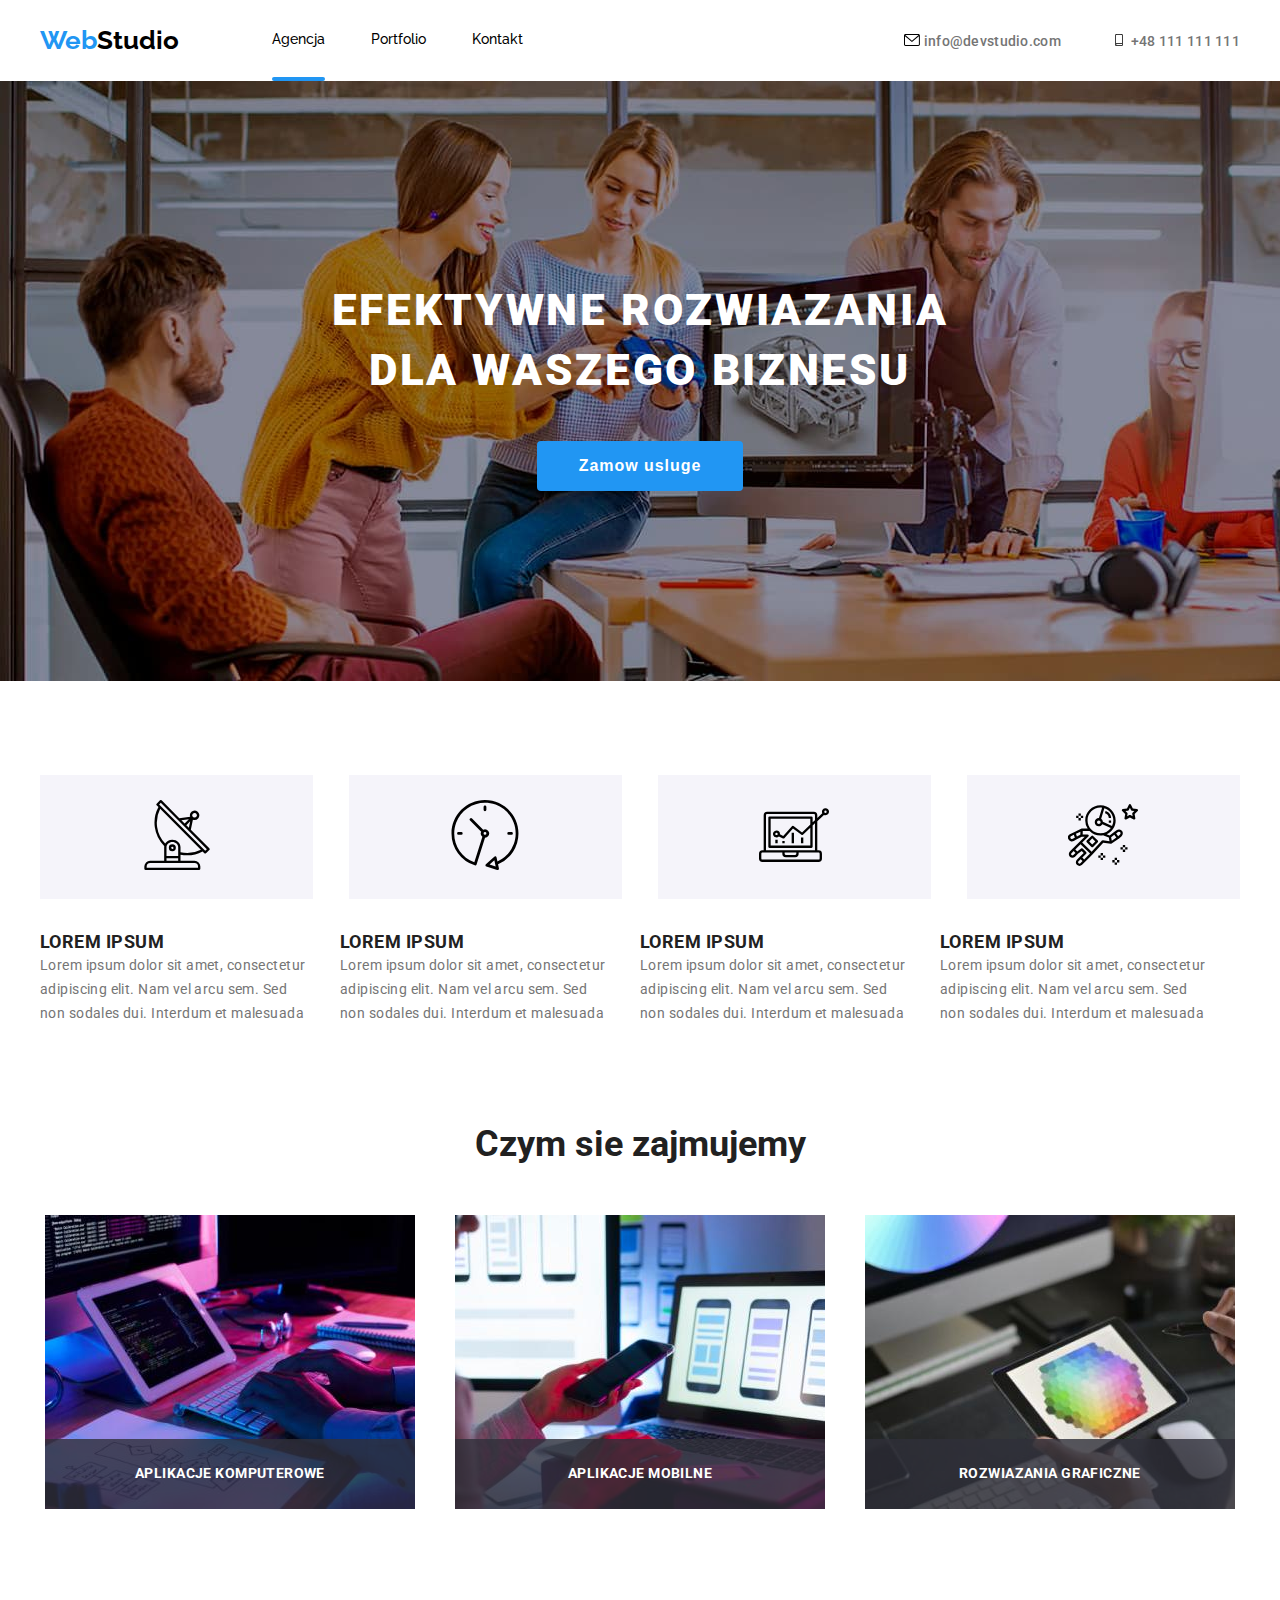
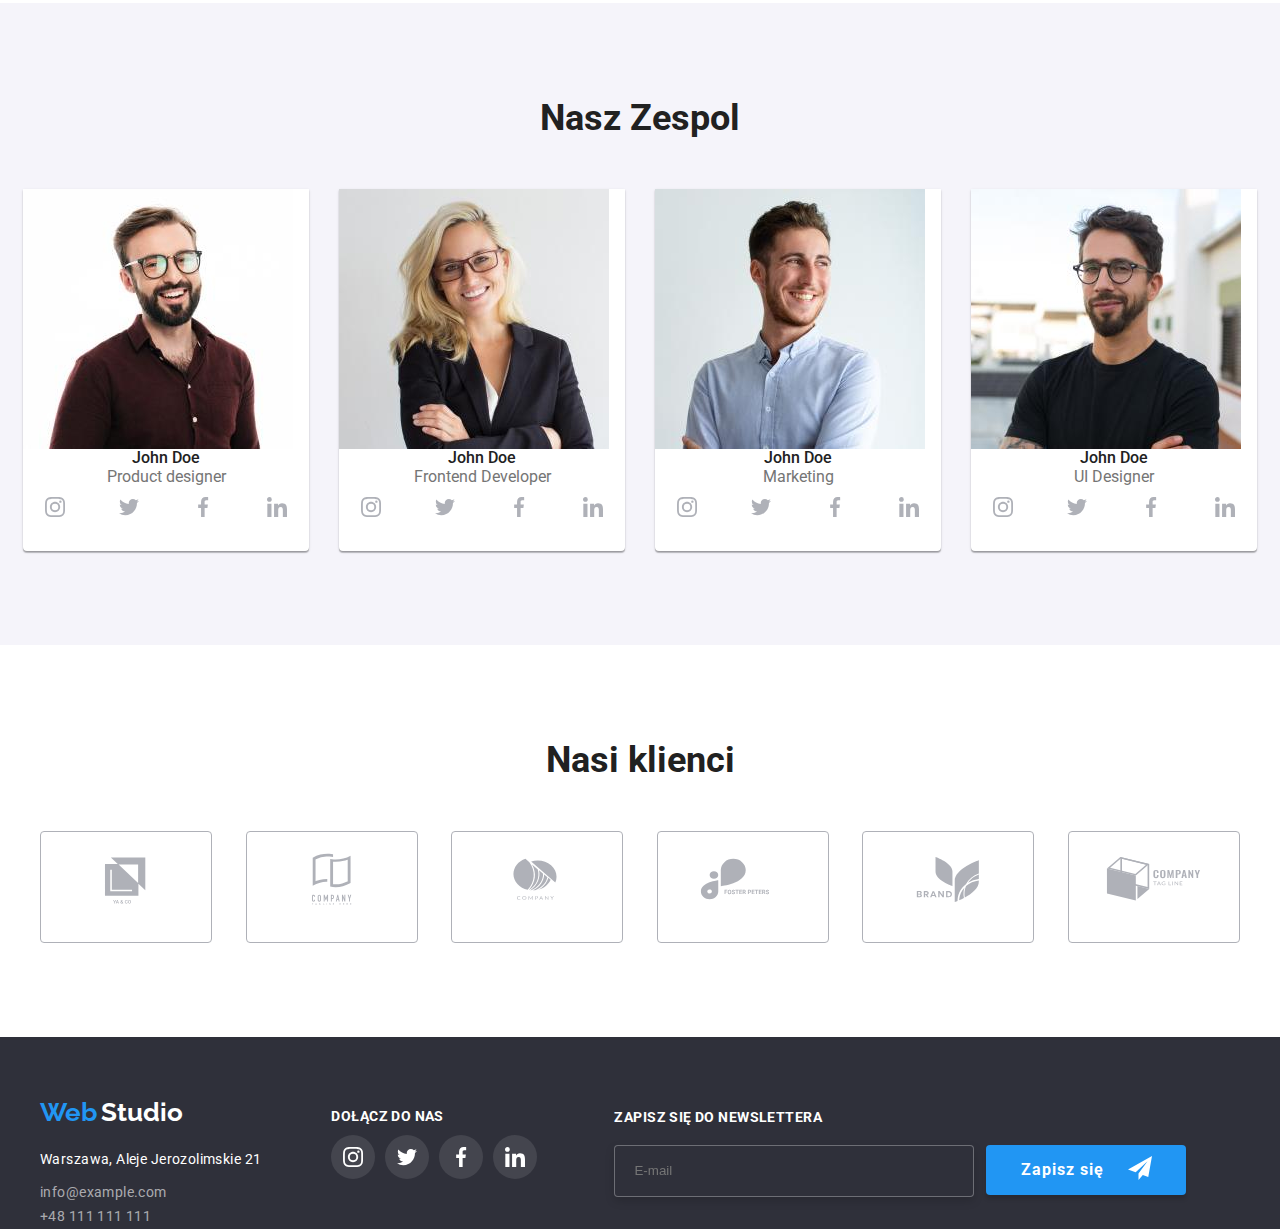
<file: index.html>
<!DOCTYPE html>
<html lang="en">
  <head>
    <meta charset="UTF-8" />
    <meta http-equiv="X-UA-Compatible" content="IE=edge" />
    <meta name="viewport" content="width=device-width, initial-scale=1.0" />
    <title>Document</title>
    <link rel="stylesheet" href="./CSS/style.css" />
    <link rel="preconnect" href="https://fonts.googleapis.com" />
    <link rel="preconnect" href="https://fonts.gstatic.com" crossorigin />
    <link
      href="https://fonts.googleapis.com/css2?family=Raleway:wght@700&family=Roboto:wght@400;500;700;900&display=swap"
      rel="stylesheet"
    />
    <link
      rel="stylesheet"
      href="https://cdnjs.cloudflare.com/ajax/libs/modern-normalize/2.0.0/modern-normalize.min.css"
      integrity="sha512-4xo8blKMVCiXpTaLzQSLSw3KFOVPWhm/TRtuPVc4WG6kUgjH6J03IBuG7JZPkcWMxJ5huwaBpOpnwYElP/m6wg=="
      crossorigin="anonymous"
      referrerpolicy="no-referrer"
    />
    <style>
      body {
        font-family: "Roboto", sans-serif;
      }
    </style>
  </head>
  <body>
    <header class="header">
      <div class="container header-container">
        <div class="logo-nav">
          <div class="logo-final">
            <a class="logo" href="./index.html"><span>Web</span>Studio</a>
          </div>
          <nav class="navbar-menu">
            <ul class="menu">
              <li>
                <a href="#" class="menu-links underline">Agencja
                </a></li>
              <li>
                <a href="./portfolio.html" class="menu-links">Portfolio</a>
              </li>
              <li><a href="#" class="menu-links">Kontakt</a></li>
            </ul>
          </nav>
        </div>
        <ul class="head-contact">
          <li class="header-contact-item">
            <a class="header-contact-link" href="mailto:info@devstudio.com"
              ><svg
                class="svg-mail svg-contact-icon"
                width="16px"
                height="12px"
              >
                <use href="./images/icons.svg#icon-envelope"></use>
              </svg>
              <span class="header-contact-link-text">info@devstudio.com</span>
            </a>
          </li>
          <li class="header-contact-item">
            <a class="header-contact-link" href="tel:+48111111111"
              ><svg
                class="svg-phone svg-contact-icon"
                width="16px"
                height="12px"
              >
                <use href="./images/icons.svg#icon-smartphone"></use>
              </svg>
              <span class="header-contact-link-text">+48 111 111 111</span>
            </a>
          </li>
        </ul>
      </div>
    </header>
    <main>
      <section class="section-background">
        <div class="container">
          <div class="main-description">
            <h1>
              EFEKTYWNE ROZWIAZANIA <br />
              DLA WASZEGO BIZNESU
            </h1>
            <button class="button-description" type="button" data-modal-open>
              Zamow usluge</button>
          </div>
        </div>
      </section>
      <div class="container">
        <ul class="lorem-icons">
          <li class="icons">
            <svg width="70px" height="70px">
              <use href="./images/icons.svg#icon-antenna-1"></use>
            </svg>
          </li>
          <li class="icons">
            <svg width="70px" height="70px">
              <use href="./images/icons.svg#icon-clock-1"></use>
            </svg>
          </li>
          <li class="icons">
            <svg width="70px" height="70px">
              <use href="./images/icons.svg#icon-diagram-1"></use>
            </svg>
          </li>
          <li class="icons">
            <svg width="70px" height="70px">
              <use href="./images/icons.svg#icon-astronaut-1"></use>
            </svg>
          </li>
        </ul>
        <ul class="our-strenghts">
          <li>
            <h4 class="LIP">LOREM IPSUM</h4>
            <p class="lorem-ipsum">
              Lorem ipsum dolor sit amet, consectetur adipiscing elit. Nam vel
              arcu sem. Sed non sodales dui. Interdum et malesuada
            </p>
          </li>
          <li>
            <h4 class="LIP">LOREM IPSUM</h4>
            <p class="lorem-ipsum">
              Lorem ipsum dolor sit amet, consectetur adipiscing elit. Nam vel
              arcu sem. Sed non sodales dui. Interdum et malesuada
            </p>
          </li>
          <li>
            <h4 class="LIP">LOREM IPSUM</h4>
            <p class="lorem-ipsum">
              Lorem ipsum dolor sit amet, consectetur adipiscing elit. Nam vel
              arcu sem. Sed non sodales dui. Interdum et malesuada
            </p>
          </li>
          <li>
            <h4 class="LIP">LOREM IPSUM</h4>
            <p class="lorem-ipsum">
              Lorem ipsum dolor sit amet, consectetur adipiscing elit. Nam vel
              arcu sem. Sed non sodales dui. Interdum et malesuada
            </p>
          </li>
        </ul>
      </div>
      <div class="container">
        <h2>Czym sie zajmujemy</h2>
        <ul class="what-we-do">
          <li class="what-we-do-item">
            <img
              src="images/box 1.jpg"
              width="370"
              height="294"
              alt="kodowanie na tablecie"
            />
            <div class="description-wrap">
              <p class="description-title">APLIKACJE KOMPUTEROWE</p>
            </div>
          </li>
          <li class="what-we-do-item">
            <img
              src="images/box 2.jpg"
              width="370"
              height="294"
              alt="porownanie telefonu do ukladu obrazka"
            />
            <div class="description-wrap">
              <p class="description-title">APLIKACJE MOBILNE</p>
            </div>
          </li>
          <li class="what-we-do-item">
            <img
              src="images/box 3.jpg"
              width="370"
              height="294"
              alt="mapa bitowa kolorow"
            />
            <div class="description-wrap">
              <p class="description-title">ROZWIAZANIA GRAFICZNE</p>
            </div>
          </li>
        </ul>
      </div>
      <section class="team-background">
        <div class="container">
          <h2>Nasz Zespol</h2>
          <ul class="our-team">
            <li class="human">
              <img
                src="images/brazowy.jpg"
                width="270"
                height="260"
                alt="pan w brazowej koszuli"
              />
              <h3>John Doe</h3>
              <p class="job-description">Product designer</p>
              <ul class="media-icons">
                <li class="media">
                  <svg class="social-media" width="20px" height="20px">
                    <use href="./images/icons.svg#icon-instagram-2"></use>
                  </svg>
                </li>
                <li class="media">
                  <svg class="social-media" width="20px" height="20px">
                    <use href="./images/icons.svg#icon-twitter-1"></use>
                  </svg>
                </li>
                <li class="media">
                  <svg class="social-media" width="20px" height="20px">
                    <use href="./images/icons.svg#icon-facebook-1"></use>
                  </svg>
                </li>
                <li class="media">
                  <svg class="social-media" width="20px" height="20px">
                    <use href="./images/icons.svg#icon-linkedin-1"></use>
                  </svg>
                </li>
              </ul>
            </li>
            <li class="human">
              <img
                src="images/blondi.jpg"
                width="270"
                height="260"
                alt="usmiechnieta blondynka"
              />
              <h3>John Doe</h3>
              <p class="job-description">Frontend Developer</p>
              <ul class="media-icons">
                <li class="media">
                  <svg class="social-media" width="20px" height="20px">
                    <use href="./images/icons.svg#icon-instagram-2"></use>
                  </svg>
                </li>
                <li class="media">
                  <svg class="social-media" width="20px" height="20px">
                    <use href="./images/icons.svg#icon-twitter-1"></use>
                  </svg>
                </li>
                <li class="media">
                  <svg class="social-media" width="20px" height="20px">
                    <use href="./images/icons.svg#icon-facebook-1"></use>
                  </svg>
                </li>
                <li class="media">
                  <svg class="social-media" width="20px" height="20px">
                    <use href="./images/icons.svg#icon-linkedin-1"></use>
                  </svg>
                </li>
              </ul>
            </li>
            <li class="human">
              <img
                src="images/niebieski.jpg"
                width="270"
                height="260"
                alt="pan w niebieskiej koszuli"
              />
              <h3>John Doe</h3>
              <p class="job-description">Marketing</p>
              <ul class="media-icons">
                <li class="media">
                  <svg class="social-media" width="20px" height="20px">
                    <use href="./images/icons.svg#icon-instagram-2"></use>
                  </svg>
                </li>
                <li class="media">
                  <svg class="social-media" width="20px" height="20px">
                    <use href="./images/icons.svg#icon-twitter-1"></use>
                  </svg>
                </li>
                <li class="media">
                  <svg class="social-media" width="20px" height="20px">
                    <use href="./images/icons.svg#icon-facebook-1"></use>
                  </svg>
                </li>
                <li class="media">
                  <svg class="social-media" width="20px" height="20px">
                    <use href="./images/icons.svg#icon-linkedin-1"></use>
                  </svg>
                </li>
              </ul>
            </li>
            <li class="human">
              <img
                src="images/czarny.jpg"
                width="270"
                height="260"
                alt="pan w czarnej koszulce"
              />
              <h3>John Doe</h3>
              <p class="job-description">UI Designer</p>
              <ul class="media-icons">
                <li class="media">
                  <svg class="social-media" width="20px" height="20px">
                    <use href="./images/icons.svg#icon-instagram-2"></use>
                  </svg>
                </li>
                <li class="media">
                  <svg class="social-media" width="20px" height="20px">
                    <use href="./images/icons.svg#icon-twitter-1"></use>
                  </svg>
                </li>
                <li class="media">
                  <svg class="social-media" width="20px" height="20px">
                    <use href="./images/icons.svg#icon-facebook-1"></use>
                  </svg>
                </li>
                <li class="media">
                  <svg class="social-media" width="20px" height="20px">
                    <use href="./images/icons.svg#icon-linkedin-1"></use>
                  </svg>
                </li>
              </ul>
            </li>
          </ul>
        </div>
      </section>
      <section>
        <div class="container">
          <h2>Nasi klienci</h2>
          <ul class="our-clients">
            <li class="client-logo">
              <svg width="106px" height="60px">
                <use href="./images/icons.svg#icon-Logo"></use>
              </svg>
            </li>
            <li class="client-logo">
              <svg width="106px" height="60px">
                <use href="./images/icons.svg#icon-Logo-1"></use>
              </svg>
            </li>
            <li class="client-logo">
              <svg width="106px" height="60px">
                <use href="./images/icons.svg#icon-Logo-2"></use>
              </svg>
            </li>
            <li class="client-logo">
              <svg width="106px" height="60px">
                <use href="./images/icons.svg#icon-Logo-3"></use>
              </svg>
            </li>
            <li class="client-logo">
              <svg width="106px" height="60px">
                <use href="./images/icons.svg#icon-Logo-4"></use>
              </svg>
            </li>
            <li class="client-logo">
              <svg width="106px" height="60px">
                <use href="./images/icons.svg#icon-Logo-5"></use>
              </svg>
            </li>
          </ul>
        </div>
      </section>
    </main>
    <footer class="footer-description">
      <div class="container">
        <div class="footer-block">
        <div class="webstudio-footer">
          <span class="logo1">Web</span>
            <a href="./index.html" class="logo2">Studio</a>
          <address>
            <ul class="footer-final">
              <li class="address"> Warszawa, Aleje Jerozolimskie 21</li>
<li>
  <a class="mail-footer" href="mailto:info@example.com">info@example.com</a>
</li>
     <li>
      <a class="phone-footer" href="tel:+48 111 111 111">+48 111 111 111</a>
     </li>         
            </ul>
          </address>
        </div>
        <div class="dolacz-do-nas">
          <p class="join-us">DOŁĄCZ DO NAS</p>
          <ul class="media-footer">
            <li class="social-footer">
              <a>
                <svg width="20" height="20">
                  <use href="./images/icons.svg#icon-instagram-2"></use>
                </svg>
              </a>
            </li>
            <li class="social-footer">
              <a>
                <svg width="20" height="20">
                  <use href="./images/icons.svg#icon-twitter-1"></use>
                </svg>
              </a>
            </li>
            <li class="social-footer">
              <a>
                <svg width="20" height="20">
                  <use href="./images/icons.svg#icon-facebook-1"></use>
                </svg>
              </a>
            </li>
            <li class="social-footer">
              <a
                ><svg width="20" height="20">
                  <use href="./images/icons.svg#icon-linkedin-1"></use>
                </svg>
              </a>
            </li>
          </ul>
        </div>
        <div class="footer-newsletter-section">
						<p class="social-title">ZAPISZ SIĘ DO NEWSLETTERA</p>
						<form name="signup_form" autocomplete="on" novalidate>
							<div class="newsletter-gap">
								<div>
									<label class="label-1">
										<input
											class="newsletter-input"
											type="text"
											name="username"
											placeholder="E-mail"
										/>
									</label>
								</div>
								<div>
									<button class="newsletter-button" type="submit">
										<div class="newsletter-button-text">Zapisz się</div>
										<div class="newsletter-button-icon">
											<svg
												width="24px"
												height="24px"
											>
												<use href="./images/icons.svg#icon-icon-send" />
											</svg>
										</div>
									</button>
								</div>
							</div>
						</form>
					</div>
        </div>
      </div>
    </div>
    </footer>
    <div class="backdrop is-hidden" data-modal>
			<div class="modal">
				<div class="close-button-position">
					<svg
						class="close-button"
						width="18px"
						height="18px"
						data-modal-close>
						<use href="./images/icons.svg#icon-close" />
					</svg>
				</div>
        <form class="modal-form-look">
					<p class="modal-title">Zostaw swoje dane w formularzu poniżej</p>
					<div class="input-style">
						<label class="label-title"
							>Imie
							<div class="label-hover">
								<input class="input-label" type="text" name="name" required />
								<svg
									class="modal-icons-position-1"
									width="18px"
									height="18px"
								>
									<use
										href="./images/icons.svg#icon-person-black"
									/>
								</svg>
							</div>
						</label>
					</div>
					<div class="input-style">
						<label class="label-title"
							>Telefon
							<div class="label-hover">
								<input class="input-label" type="text" name="phone" required />
								<svg
									class="modal-icons-position-2"
									width="18px"
									height="18px"
								>
									<use
										href="./images/icons.svg#icon-phone-black"
									/>
								</svg>
							</div>
						</label>
					</div>
					<div class="input-style">
						<label class="label-title"
							>Email
							<div class="label-hover">
								<input class="input-label" type="text" name="mail" required />
								<svg
									class="modal-icons-position-3"
									
									width="18px"
									height="18px"
								>
									<use
										href="./images/icons.svg#icon-email-black"
									/>
								</svg>
							</div>
						</label>
					</div>
					<label class="label-title-2"
						><p class="last-label-style">Komentarz</p>
						<textarea
							class="textarea-label-2"
							name="feedback"
							placeholder="Wprowadź tekst"
							required
						></textarea>
					</label>
					<fieldset class="agree-look" required>
						<div class="merged-checkbox">
							<input class="checkbox-hidden" type="checkbox" width="16" height="15" name="check" value="check" required />
							<svg class="checkbox-untick" width="16" height="15">
            <use href="./images/icons.svg#icon-Vector1"></use>
              </svg>
           <svg class="checkbox-tick" width="16" height="15">
            <use href="./images/tick.svg#Vector"></use>
              </svg>    
              <label class="form-label" for="agree"
								>Oświadczam, że akceptuję
								<a class="modal-links" href="#">Regulamin</a> i
								<a class="modal-links" href="#">Politykę Prywatności</a></label
							>
						</div>
						<div class="modal-button-position">
							<button class="modal-button" type="submit">
								<div class="modal-button-text">Wyślij</div>
							</button>
						</div>
					</fieldset>
				</form>
			</div>
		</div>
    </div>
    <script src="./js/modal.js"></script>
  </body>
</html>
</file>
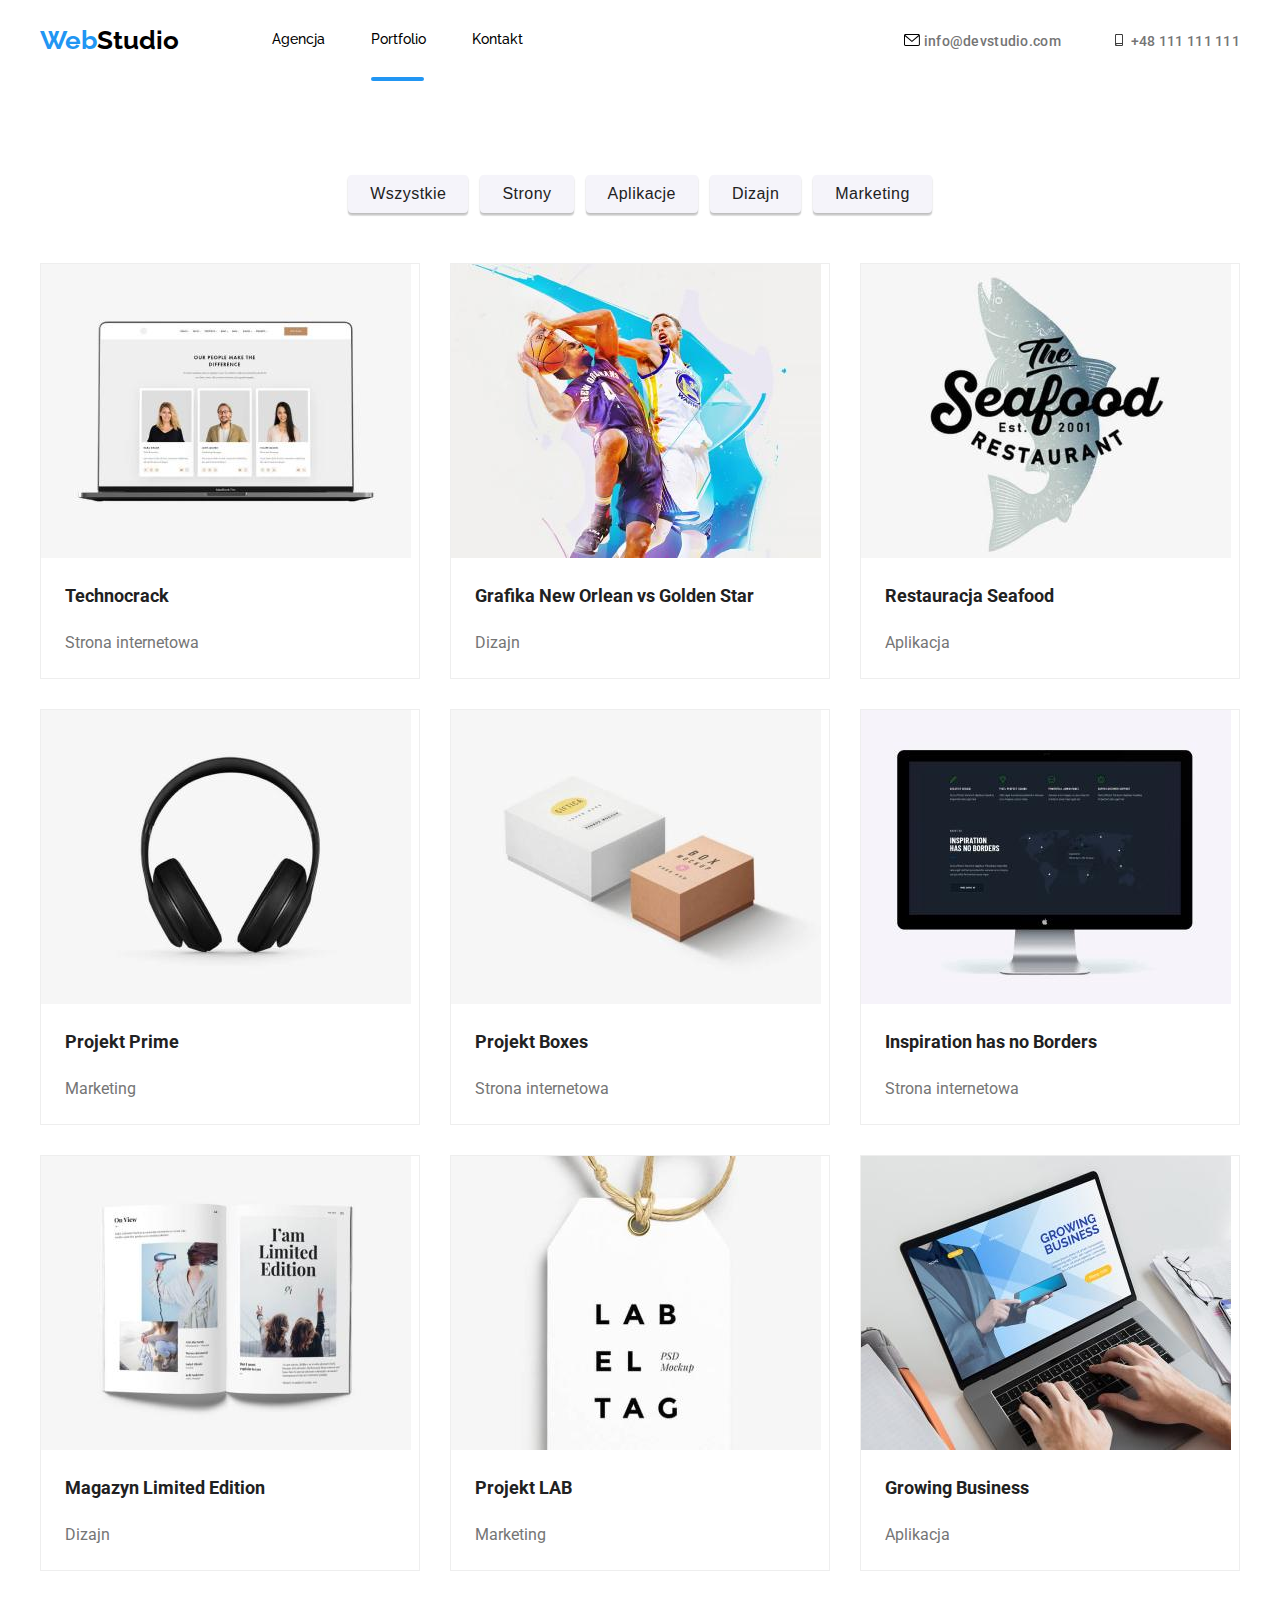
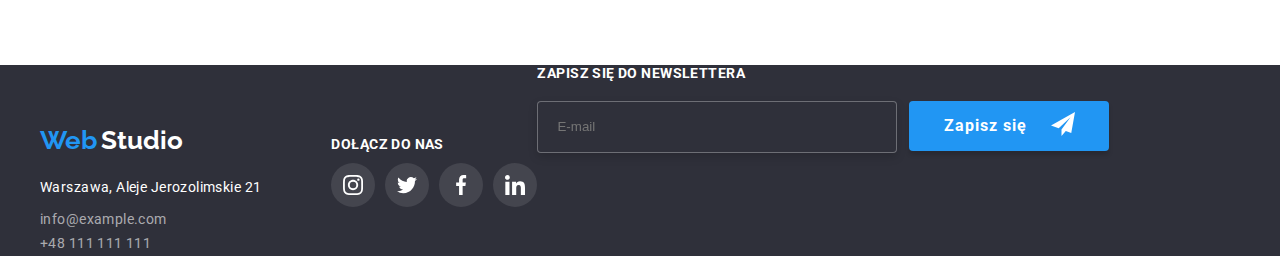
<file: portfolio.html>
<!DOCTYPE html>
<html lang="en">
  <head>
    <meta charset="UTF-8" />
    <meta http-equiv="X-UA-Compatible" content="IE=edge" />
    <meta name="viewport" content="width=device-width, initial-scale=1.0" />
    <title>Document</title>
    <link rel="stylesheet" href="./CSS/style.css" />
    <link rel="preconnect" href="https://fonts.googleapis.com" />
    <link rel="preconnect" href="https://fonts.gstatic.com" crossorigin />
    <link
      href="https://fonts.googleapis.com/css2?family=Raleway:wght@700&family=Roboto:wght@400;500;700;900&display=swap"
      rel="stylesheet"
    />
    <link
      rel="stylesheet"
      href="https://cdnjs.cloudflare.com/ajax/libs/modern-normalize/2.0.0/modern-normalize.min.css"
      integrity="sha512-4xo8blKMVCiXpTaLzQSLSw3KFOVPWhm/TRtuPVc4WG6kUgjH6J03IBuG7JZPkcWMxJ5huwaBpOpnwYElP/m6wg=="
      crossorigin="anonymous"
      referrerpolicy="no-referrer"
    />
    <style>
      body {
        font-family: "Roboto", sans-serif;
      }
    </style>
  </head>
  <body>
    <header class="header">
      <div class="container header-container">
        <div class="logo-nav">
          <div class="logo-final">
            <a class="logo" href="./index.html"><span>Web</span>Studio</a>
          </div>
          <nav class="navbar-menu">
            <ul class="menu">
              <li><a href="#" class="menu-links">Agencja</a></li>
              <li>
                <a href="./portfolio.html" class="menu-links underline">Portfolio</a>
              </li>
              <li><a href="#" class="menu-links">Kontakt</a></li>
            </ul>
          </nav>
        </div>
        <ul class="head-contact">
          <li class="header-contact-item">
            <a class="header-contact-link" href="mailto:info@devstudio.com"
              ><svg
                class="svg-mail svg-contact-icon"
                width="16px"
                height="12px"
              >
                <use href="./images/icons.svg#icon-envelope"></use>
              </svg>
              <span class="header-contact-link-text">info@devstudio.com</span>
            </a>
          </li>
          <li class="header-contact-item">
            <a class="header-contact-link" href="tel:+48111111111"
              ><svg
                class="svg-phone svg-contact-icon"
                width="16px"
                height="12px"
              >
                <use href="./images/icons.svg#icon-smartphone"></use>
              </svg>
              <span class="header-contact-link-text">+48 111 111 111</span>
            </a>
          </li>
        </ul>
      </div>
    </header>
    <main>
      <div class="container">
        <div class="all-buttons">
          <button class="portfolio-buttons" type="button">Wszystkie</button>
          <button class="portfolio-buttons" type="button">Strony</button>
          <button class="portfolio-buttons" type="button">Aplikacje</button>
          <button class="portfolio-buttons" type="button">Dizajn</button>
          <button class="portfolio-buttons" type="button">Marketing</button>
        </div>
      </div>
      <div class="container">
        <div class="portfolio-pics">
          <ul class="images">
            <li class="image">
              <div class="image-wrap">
               <img
                src="images/technocrack.jpg"
                width="370"
                height="294"
                alt="dwie kobiety i mezczyzna"
              />
              <div class="overlay">
                Technocrack jest popularną platformą wykorzystywaną do rozpowszechniania koronawirusa. Firmy wykorzystują tę platformę do celów szpiegowskich i ataków na niezabezpieczone serwery konkurencji
              </div>
              </div>
              <div class="project-descr-wrap">
              <h4>Technocrack</h4>
              <p class="usluga">Strona internetowa</p></div>
            </li>
            <li class="image">
              <div class="image-wrap">
              <img
                src="images/Grafika New Orlean vs Golden Star.jpg"
                width="370px"
                height="294px"
                alt="kolorowi koszykarze"
                />
              <div class="overlay">
Technocrack jest popularną platformą wykorzystywaną do rozpowszechniania koronawirusa. Firmy wykorzystują tę platformę do celów szpiegowskich i ataków na niezabezpieczone serwery konkurencji
                </div>
              </div>
              <div class="project-descr-wrap">
              <h4>Grafika New Orlean vs Golden Star</h4>
              <p class="usluga">Dizajn</p></div>
            </li>
            <li class="image">
              <div class="image-wrap">
              <img
                src="images/Restauracja Seafood.jpg"
                width="370px"
                height="294px"
                alt="Nazwa restauracji na tle szarej ryby"
              />
              <div class="overlay">
                Technocrack jest popularną platformą wykorzystywaną do rozpowszechniania koronawirusa. Firmy wykorzystują tę platformę do celów szpiegowskich i ataków na niezabezpieczone serwery konkurencji
              </div>
            </div>
            <div class="project-descr-wrap">
              <h4>Restauracja Seafood</h4>
              <p class="usluga">Aplikacja</p></div>
            </li>
            <li class="image">
              <div class="image-wrap">
              <img
                src="images/Projekt Prime.jpg"
                width="370px"
                height="294px"
                alt="duze sluchawki"
              />
              <div class="overlay">
                Technocrack jest popularną platformą wykorzystywaną do rozpowszechniania koronawirusa. Firmy wykorzystują tę platformę do celów szpiegowskich i ataków na niezabezpieczone serwery konkurencji
              </div>
            </div>
              <div class="project-descr-wrap">
                <h4>Projekt Prime</h4>
              <p class="usluga">Marketing</p></div>
            </li>
            <li class="image">
              <div class="image-wrap">
              <img
                src="images/Projekt Boxes.jpg"
                width="370px"
                height="294px"
                alt="biale pudelko i bezowe pudelko"
              />
              <div class="overlay">
                Technocrack jest popularną platformą wykorzystywaną do rozpowszechniania koronawirusa. Firmy wykorzystują tę platformę do celów szpiegowskich i ataków na niezabezpieczone serwery konkurencji
              </div>
            </div>
            <div class="project-descr-wrap">
                <h4>Projekt Boxes</h4>
              <p class="usluga">Strona internetowa</p></div>
          </li>
            <li class="image">
<div class="image-wrap">
              <img
                src="images/Inspiration has no Borders.jpg"
                width="370px"
                height="294px"
                alt="czarny monitor z mapa swiata"
              />
              <div class="overlay">
                  Technocrack jest popularną platformą wykorzystywaną do rozpowszechniania koronawirusa. Firmy wykorzystują tę platformę do celów szpiegowskich i ataków na niezabezpieczone serwery konkurencji
</div>
</div>
              <div class="project-descr-wrap">
              <h4>Inspiration has no Borders</h4>
              <p class="usluga">Strona internetowa</p></div>
            </li>
            <li class="image">
              <div class="image-wrap">
              <img
                src="images/Magazyn Limited Edition.jpg"
                width="370px"
                height="294px"
                alt="otwarta gazeta"
              />
              <div class="overlay">
               Technocrack jest popularną platformą wykorzystywaną do rozpowszechniania koronawirusa. Firmy wykorzystują tę platformę do celów szpiegowskich i ataków na niezabezpieczone serwery konkurencji

              </div>
            </div>
            <div class="project-descr-wrap">
              <h4>Magazyn Limited Edition</h4>
              <p class="usluga">Dizajn</p></div>
            </li>
            <li class="image">
              <div class="image-wrap">
              <img
                src="images/Projekt Lab.jpg"
                width="370px"
                height="294px"
                alt="zawieszka na sznurku"
              />
              <div class="overlay">
              Technocrack jest popularną platformą wykorzystywaną do rozpowszechniania koronawirusa. Firmy wykorzystują tę platformę do celów szpiegowskich i ataków na niezabezpieczone serwery konkurencji
              </div>
            </div>
            <div class="project-descr-wrap">
              <h4>Projekt LAB</h4>
              <p class="usluga">Marketing</p></div>
            </li>
            <li class="image">
              <div class="image-wrap">
              <img
                src="images/Growing Business.jpg"
                width="370px"
                height="294px"
                alt="mezczyzna piszacy na laptopie"
              />
              <div class="overlay">
              Technocrack jest popularną platformą wykorzystywaną do rozpowszechniania koronawirusa. Firmy wykorzystują tę platformę do celów szpiegowskich i ataków na niezabezpieczone serwery konkurencji
              </div>
              </div>
              <div class="project-descr-wrap">
              <h4>Growing Business</h4>
              <p class="usluga">Aplikacja</p></div>
            </li>
          </ul>
        </div>
      </div>
    </main>
    <footer class="footer-description">
      <div class="container">
        <div class="footer-block">
        <div class="webstudio-footer">
          <span class="logo1">Web</span>
            <a href="./index.html" class="logo2">Studio</a>
          
          <address>
            <ul class="footer-final">
              <li class="address"> Warszawa, Aleje Jerozolimskie 21</li>
<li>
  <a class="mail-footer" href="mailto:info@example.com">info@example.com</a>
</li>
     <li>
      <a class="phone-footer" href="tel:+48 111 111 111">+48 111 111 111</a>
     </li>         
            </ul>
          </address>
        </div>
        <div class="dolacz-do-nas">
          <p class="join-us">DOŁĄCZ DO NAS</p>
          <ul class="media-footer">
            <li class="social-footer">
              <a>
                <svg width="20" height="20">
                  <use href="./images/icons.svg#icon-instagram-2"></use>
                </svg>
              </a>
            </li>
            <li class="social-footer">
              <a>
                <svg width="20" height="20">
                  <use href="./images/icons.svg#icon-twitter-1"></use>
                </svg>
              </a>
            </li>
            <li class="social-footer">
              <a>
                <svg width="20" height="20">
                  <use href="./images/icons.svg#icon-facebook-1"></use>
                </svg>
              </a>
            </li>
            <li class="social-footer">
              <a
                ><svg width="20" height="20">
                  <use href="./images/icons.svg#icon-linkedin-1"></use>
                </svg>
              </a>
            </li>
          </ul>
        </div>
        <div class="footer-section-3">
						<p class="social-title">ZAPISZ SIĘ DO NEWSLETTERA</p>
						<form name="signup_form" autocomplete="on" novalidate>
							<div class="newsletter-gap">
								<div>
									<label class="label-1">
										<input
											class="newsletter-input"
											type="text"
											name="username"
											placeholder="E-mail"
										/>
									</label>
								</div>
								<div>
									<button class="newsletter-button" type="submit">
										<div class="newsletter-button-text">Zapisz się</div>
										<div class="newsletter-button-icon">
											<svg
												width="24px"
												height="24px"
											>
												<use href="./images/icons.svg#icon-icon-send" />
											</svg>
										</div>
									</button>
								</div>
							</div>
						</form>
					</div>
        </div>
      </div>
    </div>
    </footer>
  </body>
</html>
</file>
<file: CSS/style.css>
* {
  padding: 0;
  margin: 0;
}
img {
  display: block;
}
.header {
  padding-top: 25px;
  padding-bottom: 25px;
}
.container {
  width: 1200px;
  margin: 0 auto;
  padding: 0 15px;
}
.navbar-menu {
  display: flex;
  flex-direction: row;
  text-decoration: none;
}
.head-contact {
  display: flex;
  justify-content: flex-end;
  gap: 50px;
}
.header-contact-item {
  display: flex;
  gap: 10 px;
}
.header-contact-link {
  text-decoration: none;
}
.header-contact-link:hover .header-contact-link-text {
  color: #2196f3;
}
.header-contact-link:hover .svg-contact-icon {
  fill: #2196f3;
}
.header-container {
  display: flex;
  justify-content: space-between;
  align-items: center;
}
.header-contact-link-text {
  font-family: "Roboto";
  font-weight: 500;
  font-size: 14px;
  line-height: 1.14;
  letter-spacing: 0.02em;
  color: #757575;
}
.svg-mail {
  margin: 0;
}
.svg-mail:hover {
  fill: #2196f3;
}
.svg-phone:hover {
  fill: #2196f3;
}
.menu {
  flex-direction: row;
  display: flex;
  justify-content: space-between;
  gap: 46px;
}
.underline {
  position: relative;
  color: #2196f3;
}
.underline::after {
  position: absolute;
  content: "";
  top: 45px;
  left: 0;
  width: 53px;
  height: 4px;
  border-radius: 4px;
  background-color: #2196f3;
}
.logo-nav {
  display: flex;
  font-family: "Raleway";
  color: #2196f3;
  line-height: 1.19;
  font-weight: 700;
  font-size: 26px;
  align-items: center;
  justify-content: space-between;
  gap: 93px;
}
.logo-final {
  justify-content: space-between;
  font-family: "Raleway";
}
.logo {
  font-family: "Raleway";
  color: black;
  line-height: 1.19;
  font-weight: 700;
  font-size: 26px;
  text-decoration: none;
}
.logo span {
  color: #2196f3;
}
.logo:hover {
  color: #2196f3;
}
.menu-links {
  display: flex;
  color: black;
  list-style: none;
  font-size: 14px;
  font-weight: 500;
  line-height: 1.14;
  text-decoration: none;
}
.menu-links:hover {
  color: #2196f3;
}
.main-description {
  padding: 200px;
  text-align: center;
  margin: 0 auto;
}
.main-description > h1 {
  color: white;
  font-size: 44px;
  font-weight: 900;
  line-height: 1.36;
  text-align: center;
  letter-spacing: 0.06em;
  margin: 0 auto;
  margin-bottom: 40px;
}
.contact-mail {
  color: black;
  font-size: 14px;
  font-weight: 500;
  line-height: 1.14;
  text-decoration: none;
}
.contact-mail:hover {
  color: #2196f3;
}
.contact-phone {
  color: #757575;
  font-size: 14px;
  font-weight: 500;
  line-height: 1.14;
  text-decoration: none;
}
.contact-phone:hover {
  color: #2196f3;
}
.button-description {
  font-weight: 900;
  font-size: 16px;
  line-height: 1.88;
  background-color: #2196f3;
  color: #fff;
  padding: 10px 42px;
  border-radius: 4px;
  border: none;
  letter-spacing: 0.06em;
  cursor: pointer;
}
h4 {
  font-weight: 700;
  font-size: 14px;
  line-height: 1.14;
  color: #212121;
  margin-bottom: 10px;
}
.our-strenghts {
  display: flex;
  padding: 0;
  gap: 30px;
  letter-spacing: 0.03em;
}
.lorem-ipsum {
  width: 270px;
  height: 75px;
  left: 515px;
  top: 950px;
  font-family: "Roboto";
  font-style: normal;
  font-weight: 400;
  font-size: 14px;
  letter-spacing: 0.03em;
  color: #757575;
  line-height: 1.71;
}
.icons {
  background-color: #f5f4fa;
  padding: 25px 101.54px 25px 101.5px;
  gap: 30px;
}
.lorem-icons {
  display: flex;
  justify-content: space-between;
  padding: 0;
  padding-top: 94px;
  padding-bottom: 30px;
}
ul {
  list-style: none;
}
h2 {
  font-weight: 700;
  font-size: 36px;
  line-height: 1.17;
  color: #212121;
  text-align: center;
  padding-bottom: 50px;
  padding-top: 94px;
}
.what-we-do {
  display: flex;
  flex-direction: row;
  padding: 0;
  justify-content: space-around;
  gap: 30px;
  margin: 0 auto;
  padding-bottom: 94px;
}
.what-we-do-item {
  position: relative;
}
.description-wrap {
  position: absolute;
  bottom: 0;
  left: 0;
  right: 0;
  padding: 27px 0;
  background: rgba(47, 48, 58, 0.8);
}
.description-title {
  font-family: "Roboto";
  font-style: normal;
  font-weight: 700;
  font-size: 14px;
  line-height: 1.14;
  text-align: center;
  letter-spacing: 0.03em;
  text-transform: uppercase;
  color: #ffffff;
}
.section-background {
  background-color: #2f303a;
  height: 600px;
  background-image: url(../images/Team-image.jpg);
}
.team-background {
  background: #f5f4fa;

  padding-bottom: 94px;
}
.our-team {
  display: flex;
  gap: 30px;
  padding: 0;
  justify-content: center;
}
.our-clients {
  display: flex;
  justify-content: space-between;
  margin-bottom: 94px;
}
.client-logo {
  border: 1px solid #afb1b8;
  border-radius: 4px;
  color: #afb1b8;
  fill: currentColor;
  cursor: pointer;
  width: 170px;
  height: 92px;
  text-align: center;
  padding-top: 17.71px;
}
.client-logo:hover {
  color: #2196f3;
  border-color: #2196f3;
}
.human {
  box-shadow: 0px 1px 3px rgba(0, 0, 0, 0.12), 0px 1px 1px rgba(0, 0, 0, 0.14),
    0px 2px 1px rgba(0, 0, 0, 0.2);
  border-radius: 0px 0px 4px 4px;
  background-color: #fff;
  text-align: center;
}
h3 {
  font-weight: 500;
  font-size: 16px;
  line-height: 1.18;
  color: #212121;
}
.job-description {
  font-weight: 400;
  font-size: 16px;
  line-height: 1.18;
  color: #757575;
}
.social-media {
  cursor: pointer;
}
.media {
  width: 44px;
  height: 44px;
  padding: 10px;
  fill: #afb1b8;
}
.media-icons {
  display: flex;
  gap: 10px;
  justify-content: center;
  padding: 0;
}
.media:hover {
  fill: #ffffff;
  background: #2196f3;
  border-radius: 50%;
}
h4 {
  font-weight: 700;
  font-size: 18px;
  line-height: 2;
  color: #212121;
  padding-top: 20px;
  padding-left: 24px;
}
.LIP {
  margin: 0;
  padding: 0;
  border: 0;
  line-height: 1.4em;
  vertical-align: baseline;
  text-decoration: none;
  outline: 0;
}
.usluga {
  font-weight: 400;
  font-size: 16px;
  line-height: 1.87;
  color: #757575;
  padding-top: 4px;
  padding-left: 24px;
  padding-bottom: 20px;
}
.footer-description {
  background-color: #2f303a;
  overflow: hidden;
  display: flex;
}
.footer-block {
  display: flex;
  float: left;
}
.webstudio-footer {
  padding: 0;
  padding-right: 70px;
  padding-top: 60px;
  margin: 0 auto;
}
.footer-final {
  padding-top: 20px;
}
.address {
  font-family: roboto;
  font-weight: 400px;
  font-size: 14px;
  line-height: 1.71;
  letter-spacing: 0.03em;
  color: #ffffff;
  font-style: normal;
  padding-bottom: 9px;
}
.mail-footer {
  font-family: "Roboto";
  font-style: normal;
  font-weight: 400;
  font-size: 14px;
  line-height: 1.71;
  letter-spacing: 0.03em;
  color: rgba(255, 255, 255, 0.6);
  text-decoration: none;
}
.phone-footer {
  font-family: "Roboto";
  font-style: normal;
  font-weight: 400;
  font-size: 14px;
  line-height: 1.71;
  letter-spacing: 0.03em;
  color: rgba(255, 255, 255, 0.6);
  text-decoration: none;
}
.logo1 {
  color: #2196f3;
  margin: 0;
  font-family: "Raleway";
  line-height: 1.19;
  font-weight: 700;
  font-size: 26px;
  text-decoration: none;
}
.logo2 {
  color: #fff;
  margin: 0;
  font-family: "Raleway";
  line-height: 1.19;
  font-weight: 700;
  font-size: 26px;
  text-decoration: none;
}
.logo2:hover {
  color: #2196f3;
}
.dolacz-do-nas {
  font-family: Roboto;
  font-weight: 700;
  font-size: 14px;
  line-height: 1.14;
  color: #fff;
  letter-spacing: 0.03em;
  text-transform: uppercase;
  margin: 0 auto;
  padding: 0;
  float: left;
  padding-top: 72px;
}
.join-us {
  padding-bottom: 10px;
  font-family: Roboto;
  font-weight: 700;
}
.media-footer {
  display: flex;
  gap: 10px;
}
.social-footer {
  fill: #fff;
  background: rgba(255, 255, 255, 0.1);
  padding: 12px;
  border-radius: 50%;
  display: flex;
  justify-content: center;
  align-items: center;
}
.social-footer svg {
  display: block;
}
.social-footer:hover {
  fill: #ffffff;
  background: #2196f3;
  cursor: pointer;
}
/*PORTFOLIO*/
.border {
  border-bottom: 1px solid;
  border-color: #ececec;
}
.all-buttons {
  text-align: center;
  margin: 0 auto;
  padding-bottom: 50px;
  padding-top: 94px;
}
.portfolio-buttons {
  background: #f5f4fa;
  border-radius: 4px;
  box-shadow: 0px 3px 1px rgba(0, 0, 0, 0.1), 0px 1px 2px rgba(0, 0, 0, 0.08),
    0px 2px 2px rgba(0, 0, 0, 0.12);
  letter-spacing: 0.03em;
  text-align: center;
  font-weight: 500;
  line-height: 1.62;
  font-size: 16px;
  color: #212121;
  border-style: none;
  padding: 6px 22px;
  margin: 0px 4px;
  cursor: pointer;
}
.portfolio-buttons:hover {
  background: #2196f3;
  color: #fff;
}
.portfolio-pics {
  margin: 0;
  padding-bottom: 94px;
}
.images {
  padding: 0;
  margin: 0;
  display: grid;
  grid-template-columns: 1fr 1fr 1fr;
  grid-gap: 30px;
}
.image {
  border: solid 1px;
  border-color: #eee;
  cursor: pointer;
}
.image:hover .overlay {
  transform: translateY(-100%);
}
.image:hover {
  box-shadow: 0px 1px 1px rgba(0, 0, 0, 0.12), 0px 4px 4px rgba(0, 0, 0, 0.06),
    1px 4px 6px rgba(0, 0, 0, 0.16);
}
.image-wrap {
  position: relative;
  width: 100%;
  overflow: hidden;
}
.overlay {
  position: absolute;
  right: 0;
  left: 0;
  top: 100%;
  padding: 49px 25px;
  font-family: "Roboto";
  font-style: normal;
  font-weight: 400;
  font-size: 18px;
  line-height: 1.56;
  letter-spacing: 0.03em;
  color: #ffffff;
  background: rgba(33, 150, 243, 0.9);
  transition: transform 250ms cubic-bezier(0.4, 0, 0.2, 1);
}
.project-descr-wrap {
  width: 100%;
}
.backdrop {
  background: rgba(0, 0, 0, 0.2);
  position: fixed;
  left: 0;
  top: 0;
  right: 0;
  bottom: 0;
  z-index: 1;

  transform: scale(1);
  transition-duration: 250ms;
  transition-timing-function: cubic-bezier(0.4, 0, 0.2, 1);
}
.is-hidden {
  opacity: 0;
  visibility: hidden;
  pointer-events: none;
}
.modal {
  position: absolute;
  top: 50%;
  left: 50%;
  transform: translate(-50%, -50%);
  width: 528px;
  height: 581px;
  background: #ffffff;
  box-shadow: 0px 1px 3px rgba(0, 0, 0, 0.12), 0px 1px 1px rgba(0, 0, 0, 0.14),
    0px 2px 1px rgba(0, 0, 0, 0.2);
  border-radius: 4px;
}
.close-button-position {
  position: absolute;
  width: 30px;
  height: 30px;
  top: 14px;
  right: 14px;
  fill: #000000;
  background: #ffffff;
  border: 1px solid rgba(0, 0, 0, 0.1);
  border-radius: 50%;
  cursor: pointer;
}
.close-button {
  margin: 6px;
}
.modal-form-look {
  display: flex;
  flex-direction: column;
  align-items: center;
}
.modal-title {
  font-family: "Roboto";
  font-style: normal;
  font-weight: 700;
  font-size: 20px;
  line-height: 23px;
  text-align: center;
  letter-spacing: 0.03em;
  color: #212121;
  padding-top: 40px;
  padding-bottom: 12px;
}
.input-style {
  display: block;
  position: relative;
  margin-top: 4px;
  transition-property: fill;
  transition-duration: 250ms;
  transition-timing-function: cubic-bezier(0.4, 0, 0.2, 1);
}
.label-title {
  display: flex;
  flex-direction: column;
  color: #757575;
  font-size: 12px;
  line-height: 1.17;
  letter-spacing: 0.12px;
  margin-bottom: 10px;
}
.input-label {
  display: flex;
  width: 448px;
  height: 40px;
  padding-top: 11px;
  padding-bottom: 11px;
  padding-left: 42px;
  border-radius: 4px;
  border: 1px solid rgba(33, 33, 33, 0.2);
  transition-property: border-color;
  transition-duration: 250ms;
  transition-timing-function: cubic-bezier(0.4, 0, 0.2, 1);
  outline: transparent;
}
.input-label:hover {
  border-color: #2196f3;
}
.modal-icons-position-1 {
  position: absolute;
  top: 14px;
  flex-shrink: 0;
  justify-content: center;
  margin-left: 12px;
  margin-top: 11px;
}
.label-title {
  display: flex;
  flex-direction: column;
  color: #757575;
  font-size: 12px;
  line-height: 1.17;
  letter-spacing: 0.12px;
  margin-bottom: 10px;
}
.modal-icons-position-2 {
  position: absolute;
  top: 14px;
  flex-shrink: 0;
  justify-content: center;
  margin-left: 12px;
  margin-top: 11px;
}
.modal-icons-position-3 {
  position: absolute;
  top: 14px;
  flex-shrink: 0;
  justify-content: center;
  margin-left: 12px;
  margin-top: 11px;
}
.last-label-style {
  color: #757575;
  font-size: 12px;
  font-family: Roboto;
  letter-spacing: 0.12px;
  padding-bottom: 4px;
}
.textarea-label-2 {
  display: flex;
  flex-direction: column;
  resize: none;
  width: 448px;
  height: 120px;
  padding-left: 16px;
  padding-top: 12px;
  color: rgba(117, 117, 117, 0.5);
  font-size: 12px;
  font-family: Roboto;
  letter-spacing: 0.12px;
  border: 1px solid rgba(33, 33, 33, 0.2);
  border-radius: 4px;
}
.textarea-label-2:hover {
  border-color: #2196f3;
  fill: #2196f3;
}
.agree-look {
  padding-top: 20px;
  border: none;
}
.merged-checkbox {
  position: relative;
}
.checkbox-hidden {
  -moz-appearance: none;
  -webkit-appearance: none;
  appearance: none;
  width: 16px;
  height: 15px;
  z-index: 10;
  position: relative;
}
.checkbox-hidden:checked ~ .checkbox-tick {
  visibility: visible;
  background-color: #2196f3;
  scale: 1;
}
.checkbox-hidden:checked + .checkbox-untick {
  scale: 0;
  visibility: hidden;
}
.checkbox-untick {
  position: absolute;
  left: -2px;
  top: 2px;
  scale: 1;
  transition: 0.2s;
}
.checkbox-tick {
  position: absolute;
  fill: #2196f3;
  border-radius: 2px;
  visibility: hidden;
  transition-property: background-color, visibility, scale;
  transition-duration: 250ms;
  transition-timing-function: cubic-bezier(0.4, 0, 0.2, 1);
  scale: 0;
  left: -2px;
  top: 2px;
}
.form-label {
  color: #757575;
  font-size: 14px;
  font-family: Roboto;
  line-height: 24px;
  letter-spacing: 0.42px;
  padding-top: 20px;
}
.modal-links {
  color: #2196f3;
  text-decoration: underline;
}
.modal-button-position {
  display: flex;
  justify-content: center;
  align-items: center;
  padding-top: 30px;
}
.modal-button {
  width: 200px;
  height: 50px;
  background: #2196f3;
  box-shadow: 0px 4px 4px rgba(0, 0, 0, 0.15);
  border-radius: 4px;
  border: none;
}
.modal-button-text {
  font-family: "Roboto";
  font-style: normal;
  font-weight: 700;
  font-size: 16px;
  line-height: 30px;
  letter-spacing: 0.06em;
  color: #ffffff;
}
.footer-newsletter-section {
  float: left;
  padding-top: 72px;
  padding-left: 77px;
}
.social-title {
  font-family: Roboto;
  font-style: normal;
  font-weight: 700;
  font-size: 14px;
  line-height: 16px;
  letter-spacing: 0.03em;
  text-transform: uppercase;
  color: #ffffff;
  padding-bottom: 20px;
}
.newsletter-gap {
  display: flex;
  flex-direction: row;
  gap: 12px;
}
.label-1 {
  display: flex;
  align-items: center;
  background-color: #2f303a;
  width: 358px;
  height: 50px;
  font-family: "Roboto";
  font-style: normal;
  font-weight: 400;
  font-size: 16px;
  line-height: 20px;
  letter-spacing: 0.03em;
  color: rgba(255, 255, 255, 0.6);
  border: 1px solid rgba(255, 255, 255, 0.3);
  filter: drop-shadow(0px 4px 4px rgba(0, 0, 0, 0.15));
  border-radius: 4px;
}
.label-hover:hover {
  border-color: #2196f3;
  fill: #2196f3;
}
.newsletter-input {
  color: rgba(255, 255, 255, 0.6);
  margin-left: 19px;
  background-color: #2f303a;
  border: none;
}
.newsletter-button {
  display: flex;
  flex-direction: row;
  justify-content: center;
  align-items: center;
  width: 200px;
  height: 50px;
  background: #2196f3;
  box-shadow: 0px 4px 4px rgba(0, 0, 0, 0.15);
  border-radius: 4px;
  border: none;
}
.newsletter-button-text {
  font-family: "Roboto";
  font-style: normal;
  font-weight: 700;
  font-size: 16px;
  line-height: 30px;
  letter-spacing: 0.06em;
  color: #ffffff;
  padding-right: 24px;
}
.newsletter-button-icon {
  fill: #ffffff;
}
</file>
